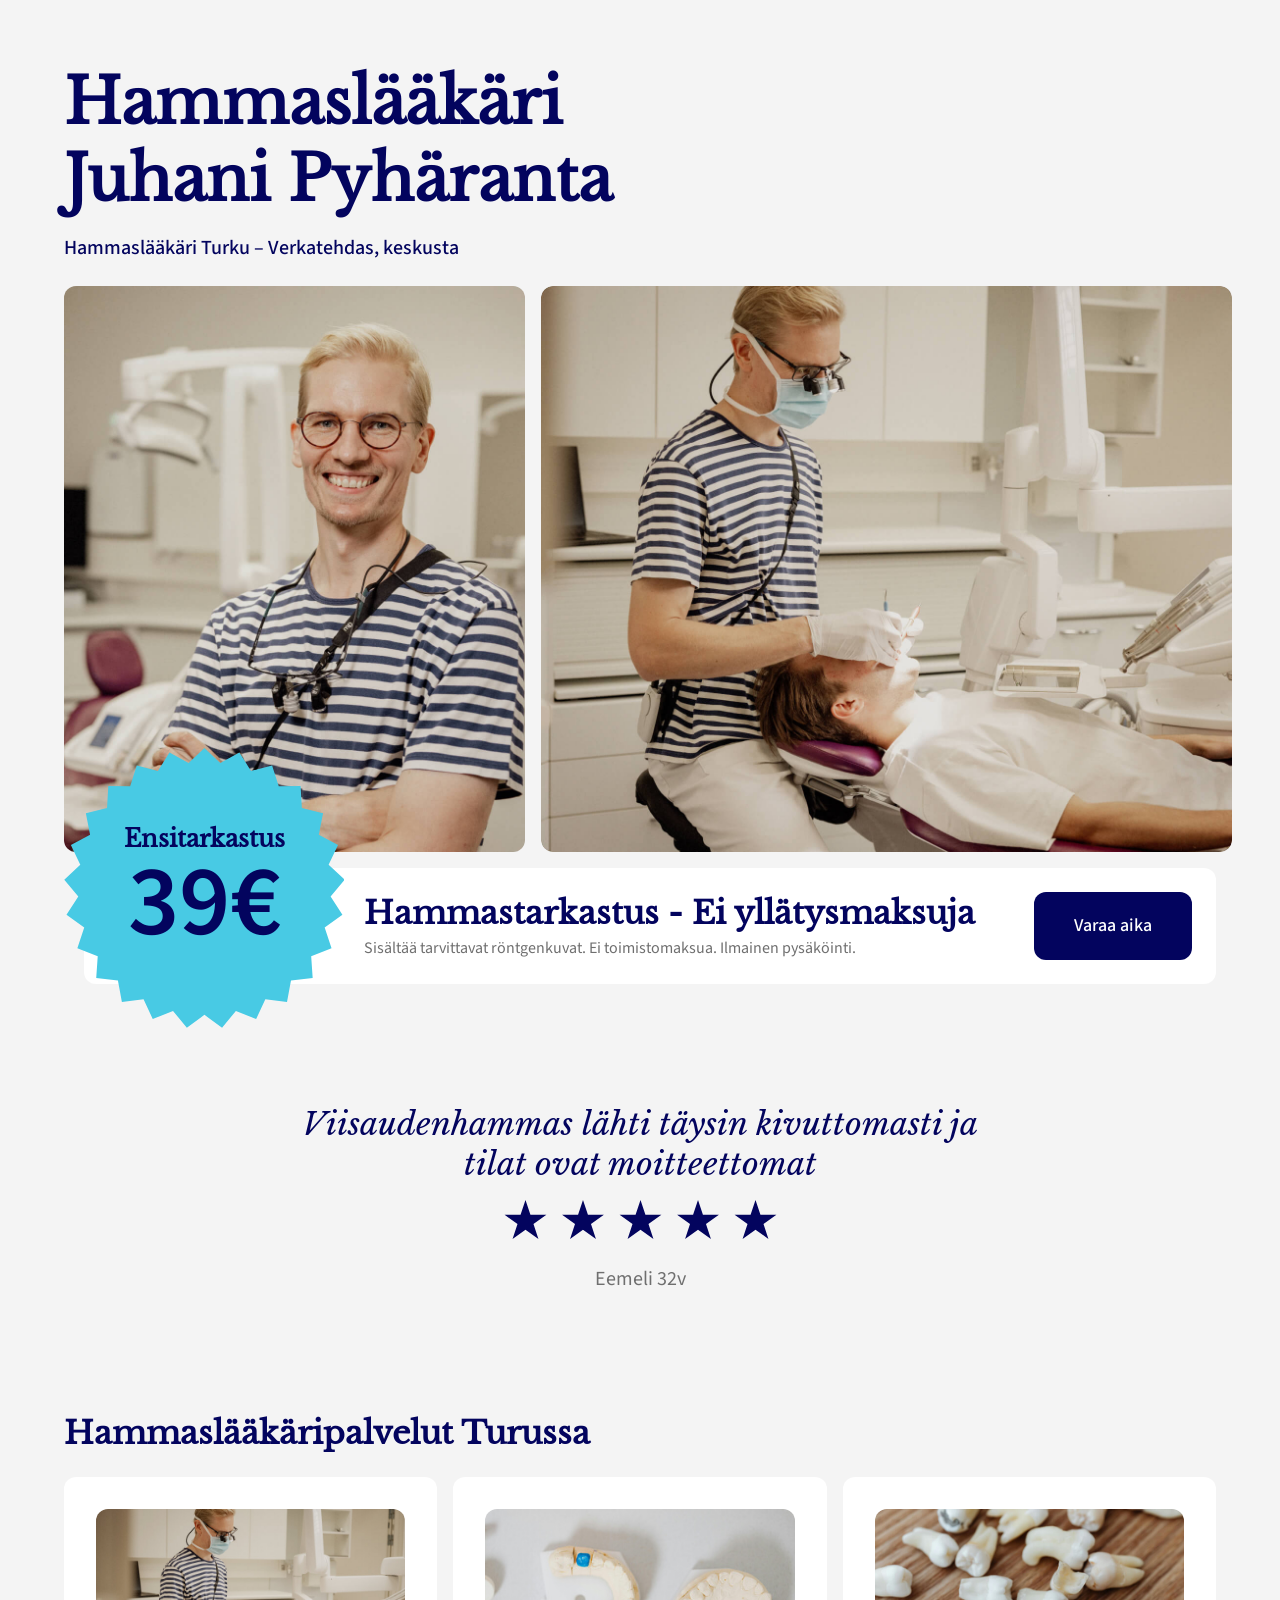
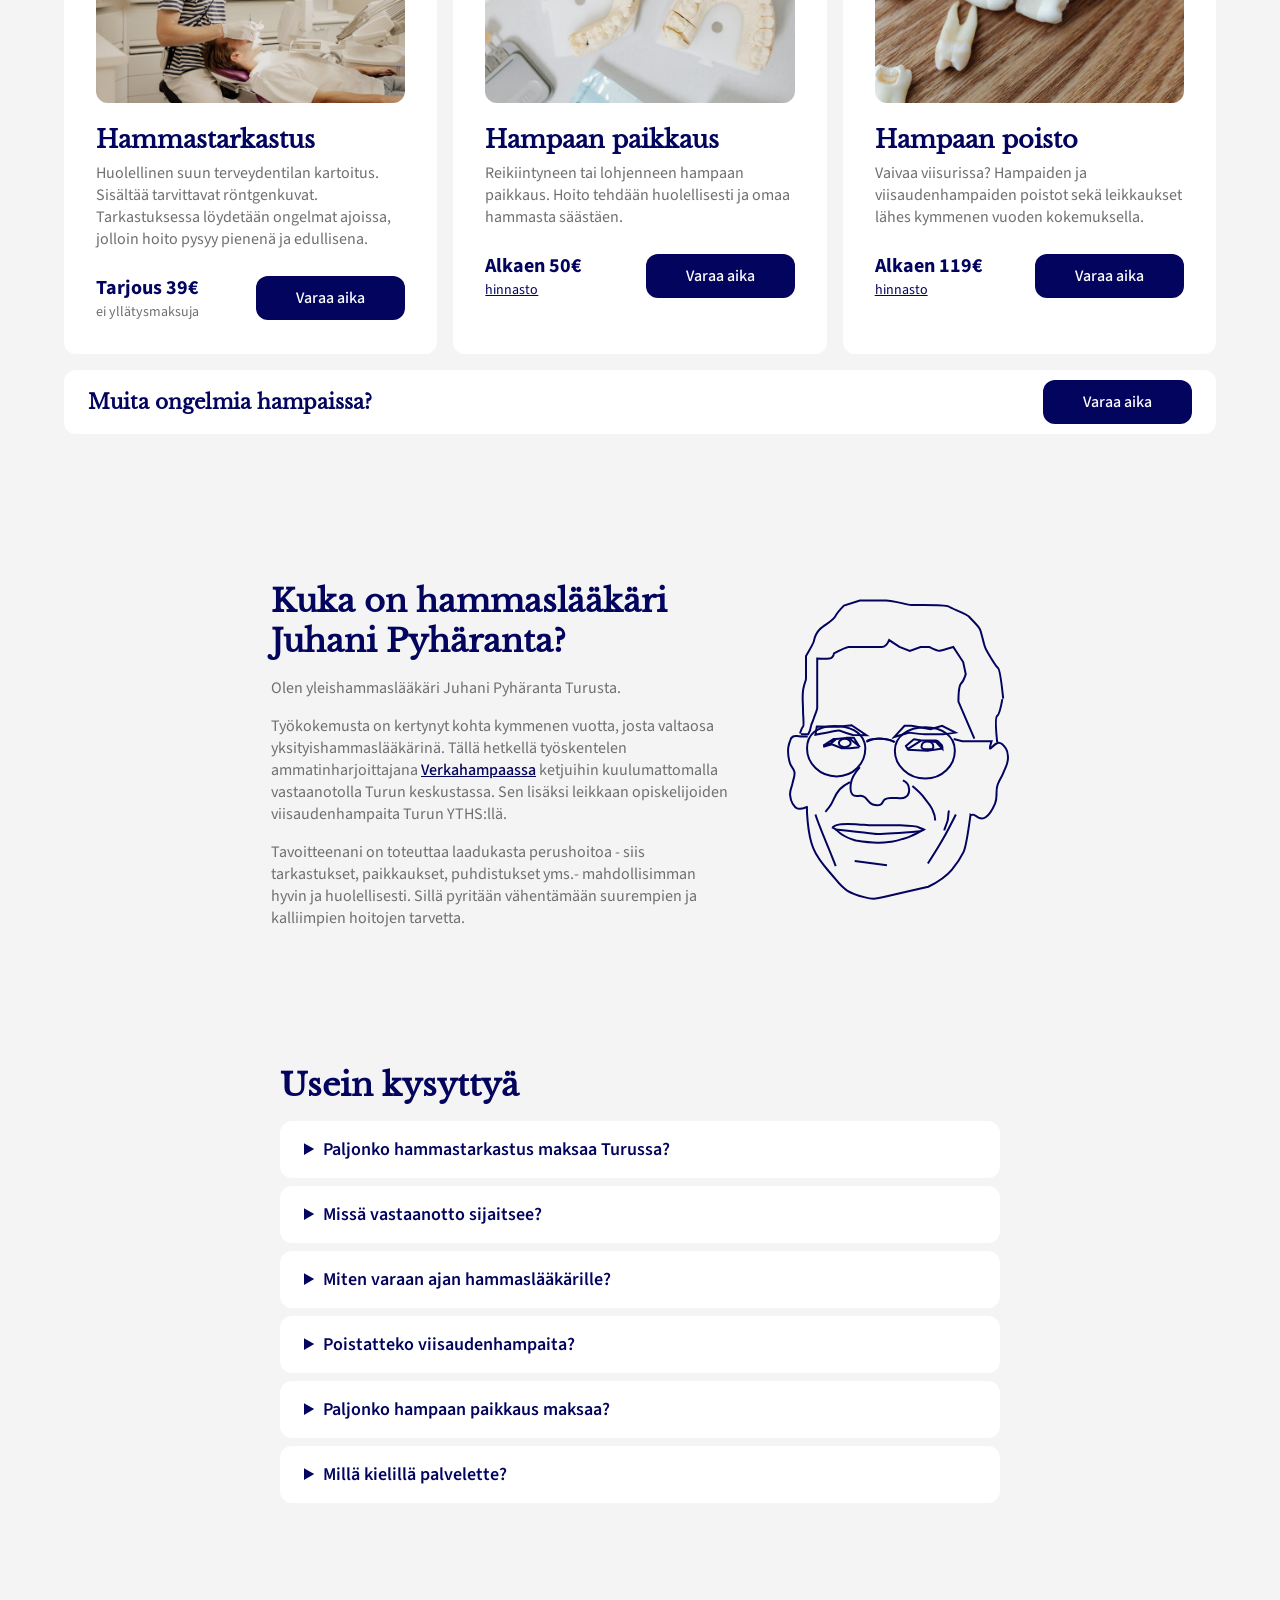
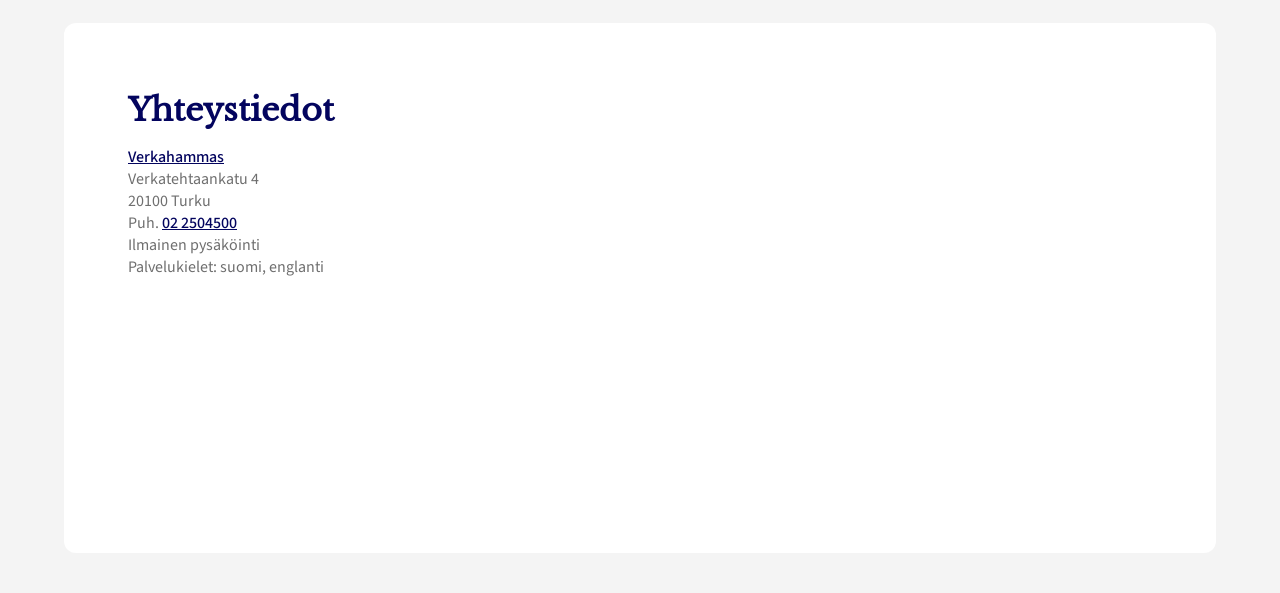
<file: index.html>
<!DOCTYPE html>
<html lang="fi">
<head>
  <meta charset="utf-8">
  <meta name="viewport" content="width=device-width, initial-scale=1">
  <title>Hammaslääkäri Juhani Pyhäranta - Turku | Tarkastus 39 €</title>
  <meta name="description" content="Hammaslääkäri Turun keskustassa. Hammastarkastus 39 € sis. röntgenkuvat, ei toimistomaksua, ilmainen pysäköinti. Varaa aika netistä – Juhani Pyhäranta.">
  <meta name="robots" content="index, follow, max-image-preview:large">
  <link rel="canonical" href="https://xn--hammaslkripyhranta-rtbabf.fi/">
  <meta name="geo.region" content="FI-19">
  <meta name="geo.placename" content="Turku">
  <meta name="geo.position" content="60.45723;22.27317">
  <meta property="og:site_name" content="Hammaslääkäri Juhani Pyhäranta">
  <meta property="og:type" content="website">
  <meta property="og:locale" content="fi_FI">
  <meta property="og:url" content="https://xn--hammaslkripyhranta-rtbabf.fi/">
  <meta property="og:title" content="Hammaslääkäri Turku – Juhani Pyhäranta">
  <meta property="og:description" content="Hammastarkastus 39 € Turun keskustassa. Sisältää röntgenkuvat, ei toimistomaksua, ilmainen pysäköinti.">
  <meta property="og:image" content="https://xn--hammaslkripyhranta-rtbabf.fi/img/img1.jpg">
  <meta name="twitter:card" content="summary_large_image">
  <link rel="stylesheet" href="styles.css">
  <link rel="icon" href="favicon.ico">
  <script type="application/ld+json">
    {
      "@context": "https://schema.org",
      "@graph": [
        {
          "@type": "Dentist",
          "@id": "https://xn--hammaslkripyhranta-rtbabf.fi/#dentist",
          "name": "Hammaslääkäri Juhani Pyhäranta",
          "description": "Yleishammaslääkäri Turun keskustassa Verkahampaan vastaanotolla. Hammastarkastukset, paikkaukset ja hampaiden poistot.",
          "url": "https://xn--hammaslkripyhranta-rtbabf.fi/",
          "image": "https://xn--hammaslkripyhranta-rtbabf.fi/img/img1.jpg",
          "telephone": "+35822504500",
          "address": {
            "@type": "PostalAddress",
            "streetAddress": "Verkatehtaankatu 4",
            "postalCode": "20100",
            "addressLocality": "Turku",
            "addressCountry": "FI"
          },
          "geo": {
            "@type": "GeoCoordinates",
            "latitude": 60.45723,
            "longitude": 22.27317
          },
          "hasMap": "https://maps.google.com/?cid=11077517068757905937",
          "areaServed": { "@type": "City", "name": "Turku" },
          "priceRange": "39 € – €€",
          "currenciesAccepted": "EUR",
          "sameAs": ["https://maps.google.com/?cid=11077517068757905937", "https://maps.app.goo.gl/bywShdY63HXektpo9", "https://www.verkahammas.fi/"],
          "availableLanguage": [{ "@type": "Language", "name": "Finnish", "alternateName": "fi" }, { "@type": "Language", "name": "English", "alternateName": "en" }],
          "employee": { "@id": "https://xn--hammaslkripyhranta-rtbabf.fi/#juhani" },
          "potentialAction": {
            "@type": "ReserveAction",
            "target": "https://nettiaika.fi/verkahovi#/"
          },
          "hasOfferCatalog": {
            "@type": "OfferCatalog",
            "name": "Hammaslääkärin palvelut Turussa",
            "itemListElement": [
              {
                "@type": "Offer",
                "itemOffered": { "@type": "Service", "name": "Hammastarkastus", "description": "Suun terveydentilan kartoitus, sisältää tarvittavat röntgenkuvat." },
                "price": "39",
                "priceCurrency": "EUR"
              },
              {
                "@type": "Offer",
                "itemOffered": { "@type": "Service", "name": "Hampaan paikkaus" },
                "priceSpecification": { "@type": "PriceSpecification", "minPrice": "50", "priceCurrency": "EUR" }
              },
              {
                "@type": "Offer",
                "itemOffered": { "@type": "Service", "name": "Hampaan poisto ja viisaudenhampaan leikkaus" },
                "priceSpecification": { "@type": "PriceSpecification", "minPrice": "119", "priceCurrency": "EUR" }
              }
            ]
          }
        },
        {
          "@type": "Person",
          "@id": "https://xn--hammaslkripyhranta-rtbabf.fi/#juhani",
          "name": "Juhani Pyhäranta",
          "jobTitle": "Yleishammaslääkäri",
          "worksFor": { "@id": "https://xn--hammaslkripyhranta-rtbabf.fi/#dentist" },
          "workLocation": { "@id": "https://xn--hammaslkripyhranta-rtbabf.fi/#dentist" },
          "knowsLanguage": ["fi", "en"],
          "knowsAbout": ["Hammastarkastus", "Hampaan paikkaus", "Viisaudenhampaan poisto", "Suukirurgia"]
        },
        {
          "@type": "WebSite",
          "@id": "https://xn--hammaslkripyhranta-rtbabf.fi/#website",
          "name": "Hammaslääkäri Juhani Pyhäranta",
          "url": "https://xn--hammaslkripyhranta-rtbabf.fi/",
          "inLanguage": "fi",
          "publisher": { "@id": "https://xn--hammaslkripyhranta-rtbabf.fi/#dentist" }
        },
        {
          "@type": "FAQPage",
          "mainEntity": [
            {
              "@type": "Question",
              "name": "Paljonko hammastarkastus maksaa Turussa?",
              "acceptedAnswer": { "@type": "Answer", "text": "Hammastarkastus maksaa 39 €. Hintaan sisältyvät tarvittavat röntgenkuvat, eikä erillistä toimistomaksua peritä." }
            },
            {
              "@type": "Question",
              "name": "Missä vastaanotto sijaitsee?",
              "acceptedAnswer": { "@type": "Answer", "text": "Vastaanotto on Verkahampaassa Turun keskustassa osoitteessa Verkatehtaankatu 4, 20100 Turku. Pysäköinti on ilmainen." }
            },
            {
              "@type": "Question",
              "name": "Miten varaan ajan hammaslääkärille?",
              "acceptedAnswer": { "@type": "Answer", "text": "Ajan voi varata netistä osoitteessa nettiaika.fi/verkahovi tai soittamalla numeroon 02 250 4500." }
            },
            {
              "@type": "Question",
              "name": "Poistatteko viisaudenhampaita?",
              "acceptedAnswer": { "@type": "Answer", "text": "Kyllä. Teen hampaiden ja viisaudenhampaiden poistoja sekä leikkauksia lähes kymmenen vuoden kokemuksella. Poistot alkaen 119 €." }
            },
            {
              "@type": "Question",
              "name": "Paljonko hampaan paikkaus maksaa?",
              "acceptedAnswer": { "@type": "Answer", "text": "Hampaan paikkaus alkaen 50 €. Tarkemmat hinnat löytyvät Verkahampaan hinnastosta." }
            },
            {
              "@type": "Question",
              "name": "Millä kielillä palvelette?",
              "acceptedAnswer": { "@type": "Answer", "text": "Palvelen suomeksi ja englanniksi. I also treat patients in English." }
            }
          ]
        }
      ]
    }
  </script>
  <!-- Google Tag Manager -->
  <script>(function(w,d,s,l,i){w[l]=w[l]||[];w[l].push({'gtm.start':
  new Date().getTime(),event:'gtm.js'});var f=d.getElementsByTagName(s)[0],
  j=d.createElement(s),dl=l!='dataLayer'?'&l='+l:'';j.async=true;j.src=
  'https://www.googletagmanager.com/gtm.js?id='+i+dl;f.parentNode.insertBefore(j,f);
  })(window,document,'script','dataLayer','GTM-MXNSHK7Z');</script>
  <!-- End Google Tag Manager -->
</head>
<body>
  <main class="container">
    <section id="header">
      <h1 class="site-title">Hammaslääkäri <br> Juhani Pyhäranta <span class="subtitle">Hammaslääkäri Turku – Verkatehdas, keskusta</span></h1>
      <div class="header-images">
      <img id="first-image" src="img/img1.jpg" alt="Hammaslääkäri Juhani Pyhäranta Turussa" width="1172" height="1154">
      <img id="second-image" src="img/img2.jpg" alt="Hammastarkastus hammaslääkärin vastaanotolla Turussa" width="1408" height="1154">
      </div>
    </section>
    <section id="main-cta">
      <div class="badge">
        <div class="badge-content">
        <p class="badge-title">Ensitarkastus</p>
        <div class="price">39€</div>
      </div>
      </div>
      <div class="cta-content">
        <div class="text">
          <h2>Hammastarkastus - Ei yllätysmaksuja</h2>
          <p>Sisältää tarvittavat röntgenkuvat. Ei toimistomaksua. Ilmainen pysäköinti.</p>
        </div>
        <div class="button">
          <a class="btn" href="https://nettiaika.fi/verkahovi#/" target="_blank">Varaa aika</a>
      </div>
      </div>
    </section>
    <section id="review">
      <div class="review-content">
        <p class="quote">Viisaudenhammas lähti täysin kivuttomasti ja tilat ovat moitteettomat</p>
        <img src="img/stars.svg" alt="">
        <p class="name">Eemeli 32v</p>
      </div>
    </section>

    <h2 class="section-title">Hammaslääkäripalvelut Turussa</h2>
    <section id="services">
      <div class="service">
        <img src="img/tarkastus.jpg" alt="Hammastarkastus Turussa" width="736" height="460" loading="lazy">
        <h3>Hammastarkastus</h3>
        <p>Huolellinen suun terveydentilan kartoitus. Sisältää tarvittavat röntgenkuvat. Tarkastuksessa löydetään ongelmat ajoissa, jolloin hoito pysyy pienenä ja edullisena.</p>
        <div class="cta-container">
          <div class="price">
            <h4>Tarjous 39€</h4>
            <p class="small">ei yllätysmaksuja</p>
          </div>
          <a href="https://nettiaika.fi/verkahovi#/" target="_blank" class="btn small">Varaa aika</a>
        </div>
      </div>
      <div class="service">
        <img src="img/hampaanpaikkaus.jpg" alt="Hampaan paikkaus hammaslääkärillä Turussa" width="368" height="230" loading="lazy">
        <h3>Hampaan paikkaus</h3>
        <p>Reikiintyneen tai lohjenneen hampaan paikkaus. Hoito tehdään huolellisesti ja omaa hammasta säästäen.</p>
        <div class="cta-container">
          <div class="price">
            <h4>Alkaen 50€</h4>
            <p class="small"><a href="https://www.verkahammas.fi/hinnasto" target="_blank">hinnasto</a></p>
          </div>
          <a href="https://nettiaika.fi/verkahovi#/" target="_blank" class="btn small">Varaa aika</a>
        </div>
      </div>
      <div class="service">
        <img src="img/viisaudenhampaanpoisto.jpg" alt="Viisaudenhampaan poisto Turku" width="736" height="460" loading="lazy">
        <h3>Hampaan poisto</h3>
        <p>Vaivaa viisurissa? Hampaiden ja viisaudenhampaiden poistot sekä leikkaukset lähes kymmenen vuoden kokemuksella.</p>
        <div class="cta-container">
          <div class="price">
            <h4>Alkaen 119€</h4>
            <p class="small"><a href="https://www.verkahammas.fi/hinnasto" target="_blank">hinnasto</a></p>
          </div>
          <a href="https://nettiaika.fi/verkahovi#/" target="_blank" class="btn small">Varaa aika</a>
        </div>
      </div>
    </section>
    <section class="other-cta">
      <h2>Muita ongelmia hampaissa?</h2>
      <a href="https://nettiaika.fi/verkahovi#/" target="_blank" class="btn small">Varaa aika</a>
    </section>
    <section id="about">
      <div class="text">
        <h2>Kuka on hammaslääkäri Juhani Pyhäranta?</h2>
        <p>Olen yleishammaslääkäri Juhani Pyhäranta Turusta.</p>
          <p>Työkokemusta on kertynyt kohta kymmenen vuotta, josta valtaosa yksityishammaslääkärinä.
            Tällä hetkellä työskentelen ammatinharjoittajana <a href="https://www.verkahammas.fi/" target="_blank">Verkahampaassa</a> ketjuihin kuulumattomalla vastaanotolla Turun keskustassa.
            Sen lisäksi leikkaan opiskelijoiden viisaudenhampaita Turun YTHS:llä.
          </p>
          <p>
          Tavoitteenani on toteuttaa laadukasta perushoitoa - siis tarkastukset, paikkaukset, puhdistukset yms.-  mahdollisimman hyvin ja huolellisesti.
          Sillä pyritään vähentämään suurempien ja kalliimpien hoitojen tarvetta.
          </p>
      </div>
        <img src="img/juhanisketch.svg" alt="Piirros hammaslääkäri Juhani Pyhärannasta" loading="lazy">
    </section>

    <section id="ukk">
      <h2>Usein kysyttyä</h2>
      <details>
        <summary>Paljonko hammastarkastus maksaa Turussa?</summary>
        <p>Hammastarkastus maksaa 39 €. Hintaan sisältyvät tarvittavat röntgenkuvat, eikä erillistä toimistomaksua peritä.</p>
      </details>
      <details>
        <summary>Missä vastaanotto sijaitsee?</summary>
        <p>Vastaanotto on Verkahampaassa Turun keskustassa osoitteessa Verkatehtaankatu 4, 20100 Turku. Pysäköinti on ilmainen.</p>
      </details>
      <details>
        <summary>Miten varaan ajan hammaslääkärille?</summary>
        <p>Ajan voi varata netistä osoitteessa <a href="https://nettiaika.fi/verkahovi#/" target="_blank">nettiaika.fi/verkahovi</a> tai soittamalla numeroon <a href="tel:+35822504500">02 250 4500</a>.</p>
      </details>
      <details>
        <summary>Poistatteko viisaudenhampaita?</summary>
        <p>Kyllä. Teen hampaiden ja viisaudenhampaiden poistoja sekä leikkauksia lähes kymmenen vuoden kokemuksella. Poistot alkaen 119 €.</p>
      </details>
      <details>
        <summary>Paljonko hampaan paikkaus maksaa?</summary>
        <p>Hampaan paikkaus alkaen 50 €. Tarkemmat hinnat löytyvät <a href="https://www.verkahammas.fi/hinnasto" target="_blank">Verkahampaan hinnastosta</a>.</p>
      </details>
      <details>
        <summary>Millä kielillä palvelette?</summary>
        <p>Palvelen suomeksi ja englanniksi. <span lang="en">I also treat patients in English.</span></p>
      </details>
    </section>

    <section id="contact">
      <div class="text">
        <h2>Yhteystiedot</h2>
        <address>
          <a href="https://www.verkahammas.fi/" target="_blank">Verkahammas</a>  <br>
          Verkatehtaankatu 4 <br>
          20100 Turku
          <br>
          Puh. <a href="tel:+35822504500">02 2504500</a>
          <br>
          Ilmainen pysäköinti
          <br>
          Palvelukielet: suomi, englanti
        </address>
      </div>
      <iframe title="Kartta: Verkahammas, Verkatehtaankatu 4, Turku" src="https://www.google.com/maps/embed?pb=!1m18!1m12!1m3!1d1967.2717263641919!2d22.27058971345793!3d60.45723752012769!2m3!1f0!2f0!3f0!3m2!1i1024!2i768!4f13.1!3m3!1m2!1s0x468c7655add40001%3A0x99bb3f1534a43211!2zSGFtbWFzbMOkw6Rrw6RyaSBKdWhhbmkgUHlow6RyYW50YQ!5e0!3m2!1sen!2sfi!4v1734618705255!5m2!1sen!2sfi" width="600" height="450" style="border:0;" allowfullscreen="" loading="lazy" referrerpolicy="no-referrer-when-downgrade"></iframe>
    </section>
  </main>
</body>
<!-- Google Tag Manager (noscript) -->
<noscript><iframe src="https://www.googletagmanager.com/ns.html?id=GTM-MXNSHK7Z"
height="0" width="0" style="display:none;visibility:hidden"></iframe></noscript>
<!-- End Google Tag Manager (noscript) -->

</html>
</file>
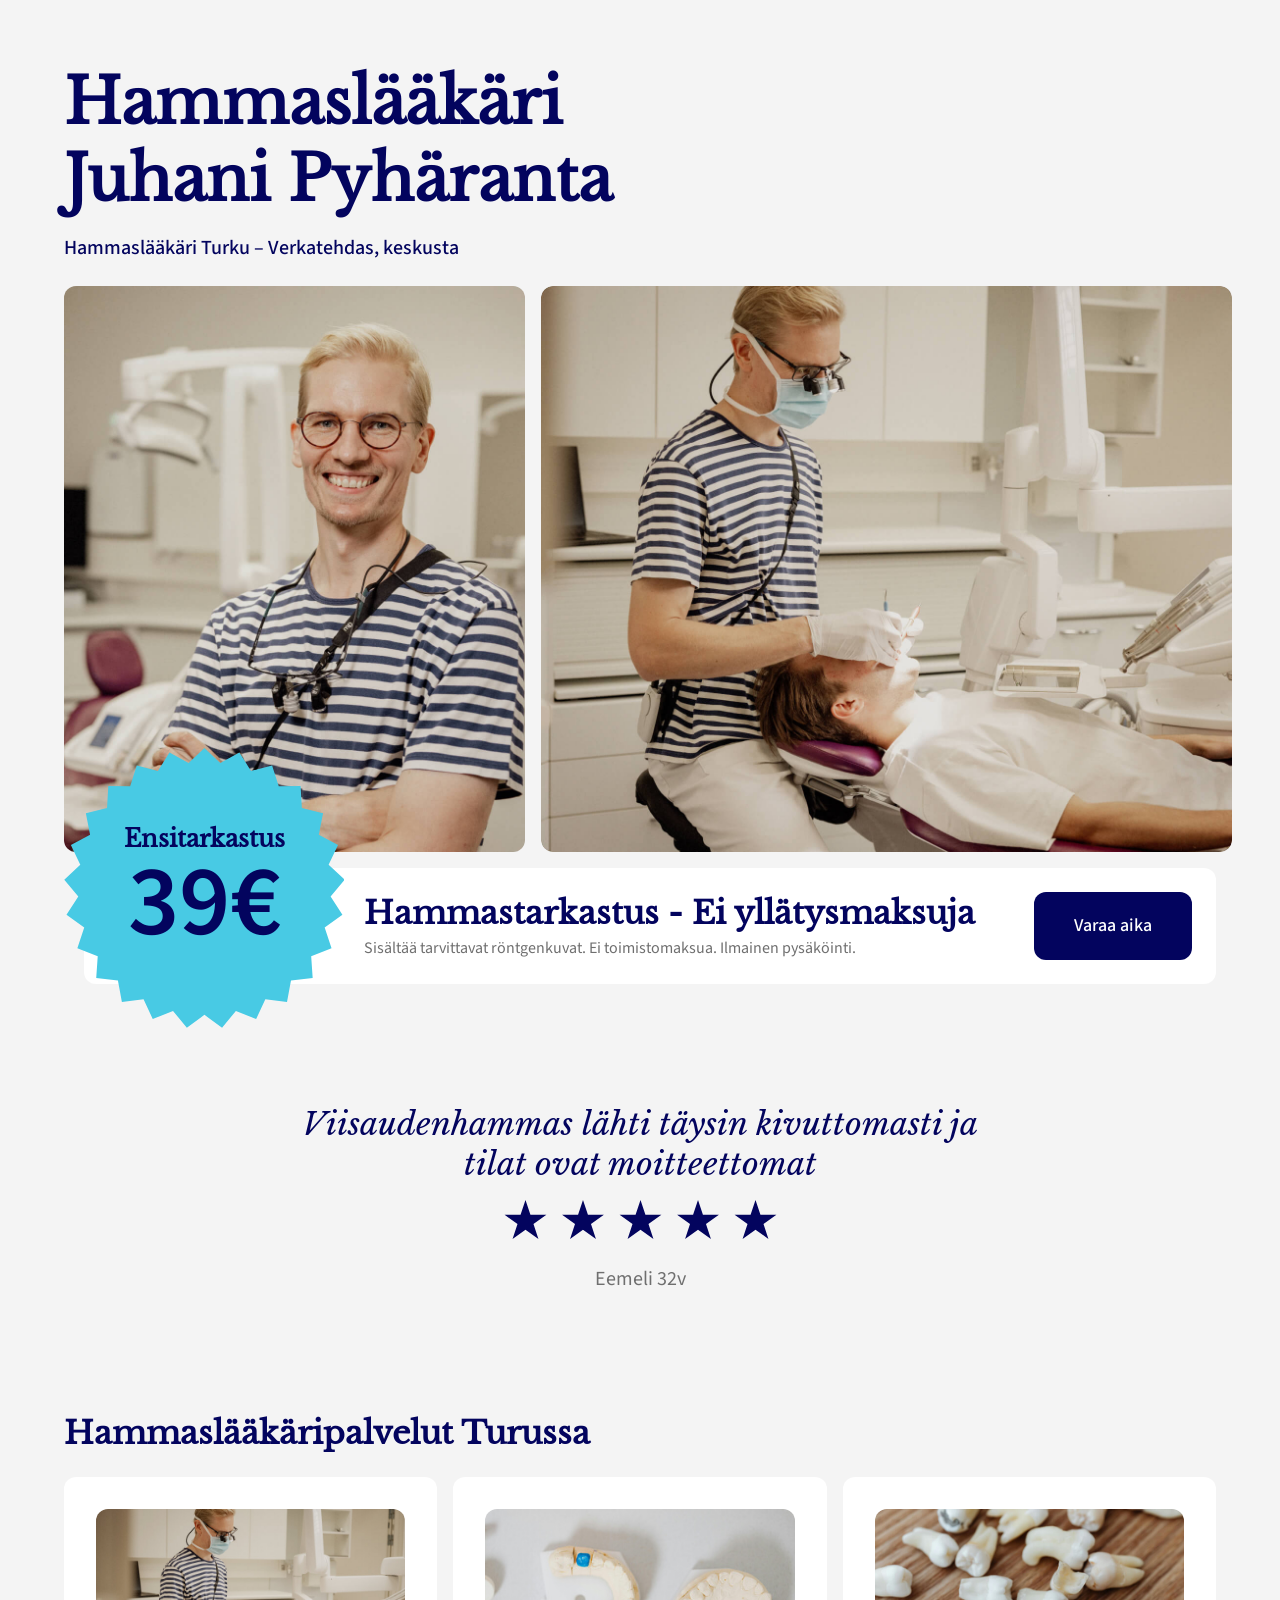
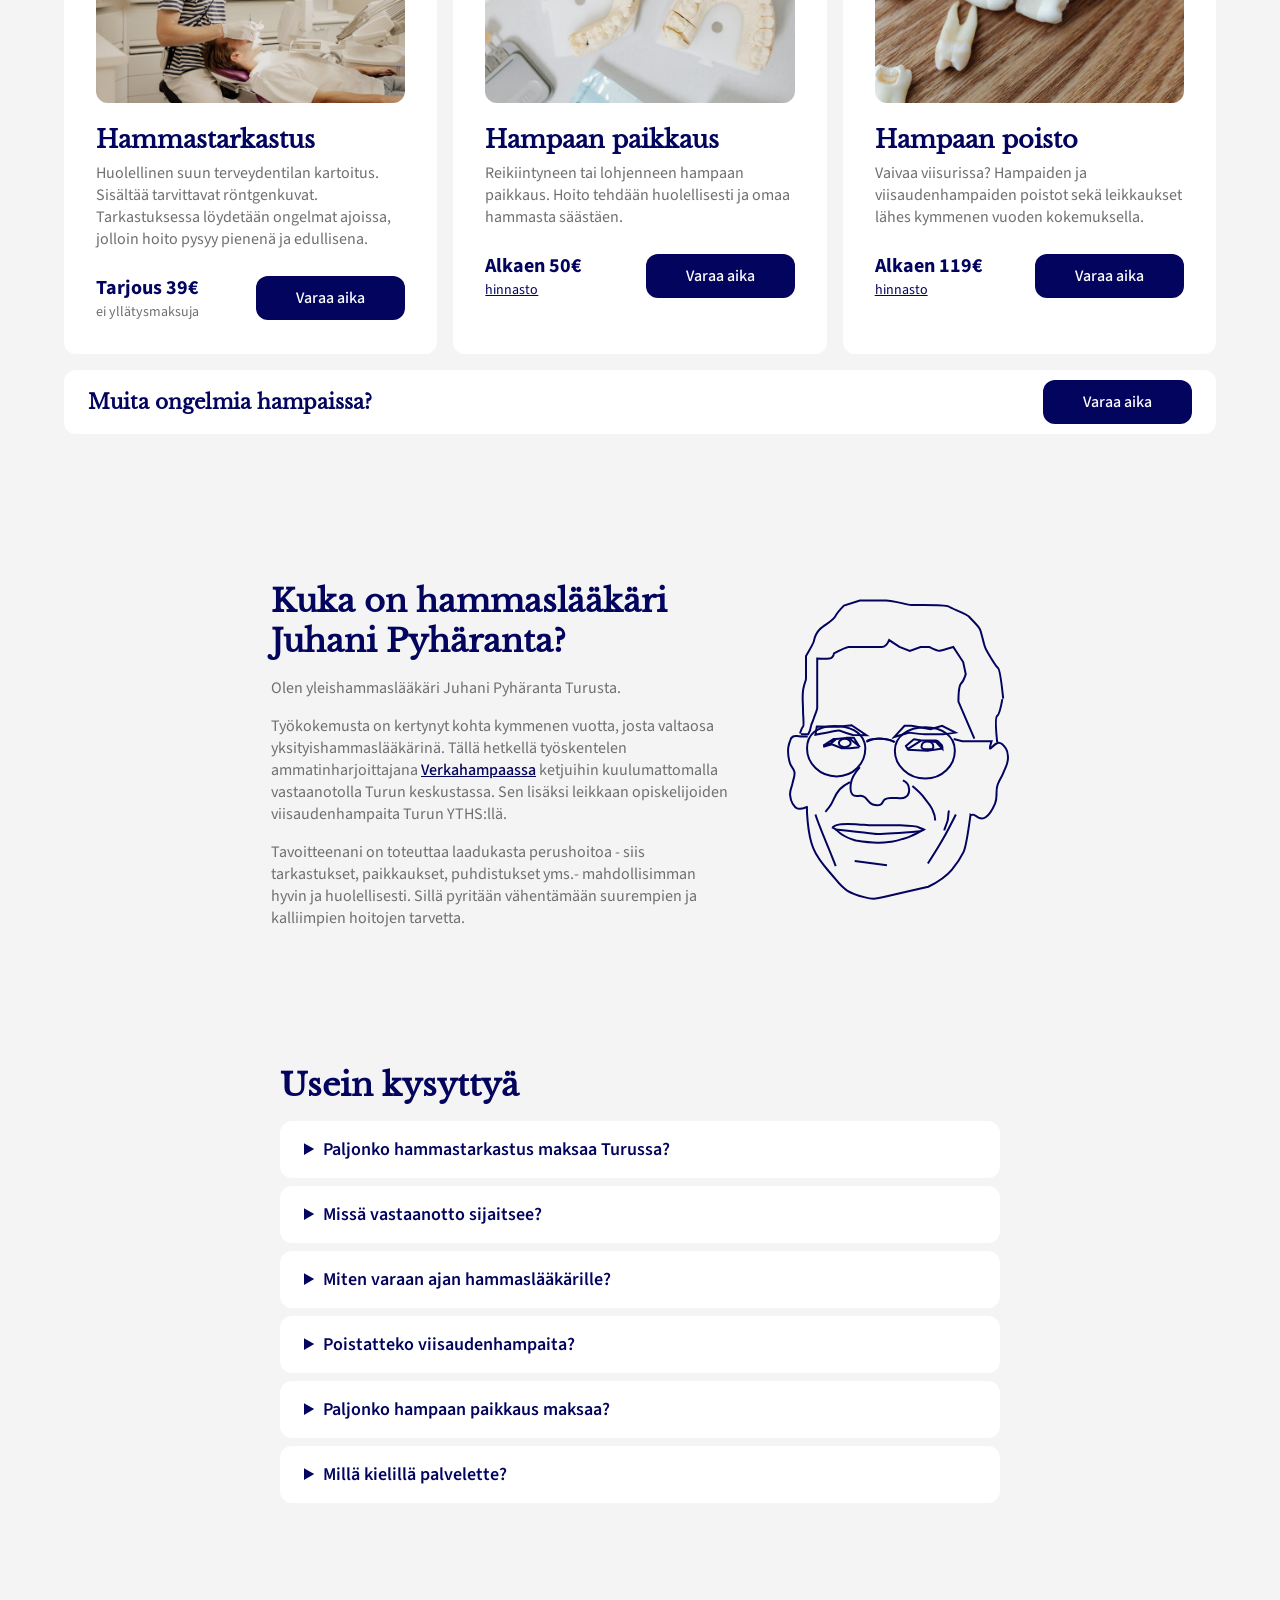
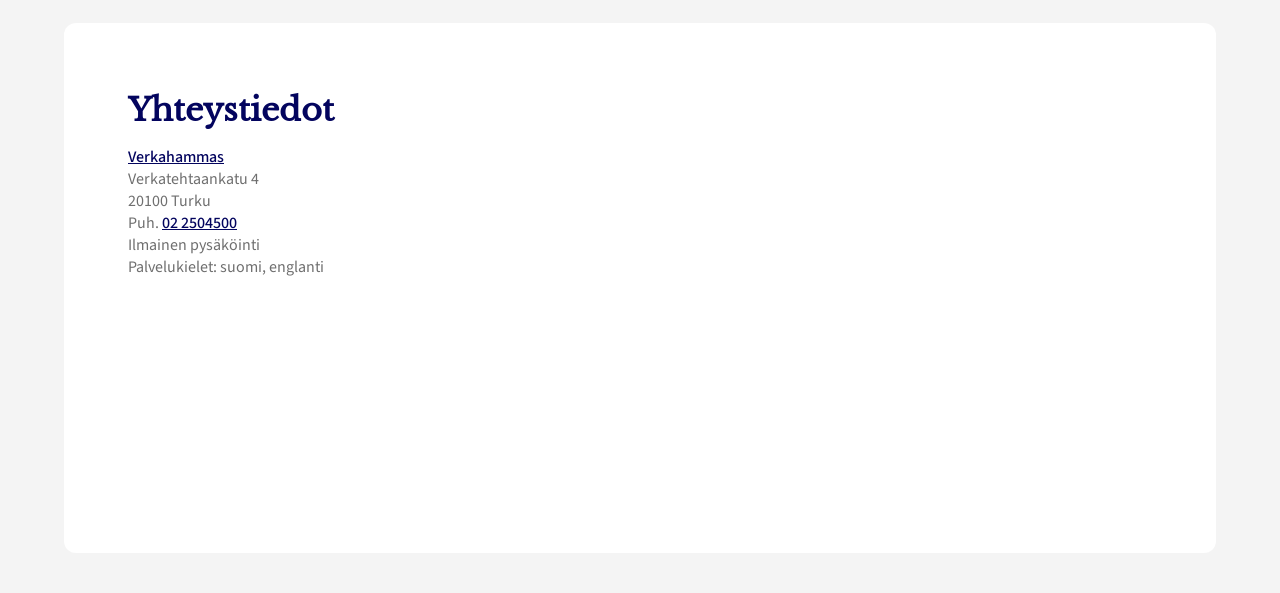
<file: susanna/index.html>
<!doctype html>
<html lang="fi">
<head>
  <meta charset="utf-8">
  <meta name="robots" content="noindex">
  <title>Ohjataan…</title>
  <meta http-equiv="refresh" content="0; url=/?utm_source=instagram&amp;utm_medium=influencer&amp;utm_campaign=susanna_oct26">
  <script>
    location.replace("/?utm_source=instagram&utm_medium=influencer&utm_campaign=susanna_oct26");
  </script>
</head>
<body>
  <a href="/?utm_source=instagram&utm_medium=influencer&utm_campaign=susanna_oct26">Jatka sivustolle</a>
</body>
</html>
</file>
<file: styles.css>
html {
    text-rendering: optimizeLegibility !important;
    -webkit-font-smoothing: antialiased !important;
}
@font-face {
    font-family: 'LibreBaskerville';
    src: url('fonts/LibreBaskerville-Regular.ttf') format('truetype');
    font-weight: 400;
    font-style: normal;
}

@font-face {
    font-family: 'LibreBaskerville';
    src: url('fonts/LibreBaskerville-Italic.ttf') format('truetype');
    font-weight: 400;
    font-style: italic;
}

@font-face {
    font-family: 'Source Sans 3';
    src: url('fonts/SourceSans3-VariableFont_wght.ttf') format('truetype');
    font-weight: 400 700;
    font-style: normal;
}

body {
  font-family: 'Source Sans 3', sans-serif;
  margin: 0;
  padding: 0;
  background-color: #f4f4f4;
  color: #333;
  font-size: 16px;
  box-sizing: border-box;
  padding-left: 64px;
  padding-right: 64px;
  position: relative;
}

h1, h2, h3 {
  font-family: 'LibreBaskerville', serif;
  color: #03045E;
  font-weight: 600;
}



a {
    color: #03045E;
    font-weight: 500;
}



h1 {
    font-size: 62px;
}

h2 {
    font-size: 32px;
    margin-bottom: 16px;
}

h3 {
    font-size: 24px;
}   

h4 {
    font-size: 20px;
    margin-bottom: 0;
    color: #03045E;
    margin-top: 0;
}

.quote {
    font-style: italic;
    font-weight: 400;
}

p.small {   
    font-size: 14px;
}


.container {
    max-width: 1440px;
    width: 100%;
    margin-left: auto;
    margin-right: auto;

    margin-top: 64px;
}
.site-title {
    margin-bottom: 24px;
}

#header {
    position: relative;
    width: 100%;
    margin-bottom: 0;
}
.header-images {
    display: flex;
    justify-content: space-between;
    flex-direction: row;
    width: 100%;
    position: relative;
    gap: 16px;
}
.header-images img {
    width: 40%;
    height: auto;
    object-fit: cover;
    border-radius: 12px;
}

#second-image {
    /* Add specific styles for the second image */
width: 60%;
}

.btn {
    display: inline-block;
    padding: 24px 40px;
    background-color: #03045E;
    color: #fff;
    text-decoration: none;
    border-radius: 12px;
    font-size: 18px;
    line-height: 20px;

}

.btn.small {
    font-size: 16px;
    padding-top: 12px;
    padding-bottom: 12px;
}

.cta-content {
    display: flex;
    justify-content: space-between;
    align-items: center;
    padding: 24px;
    padding-left: 40px;
}

.cta-content h2 {
    margin-top: 0;
    margin-bottom: 4px;
}
.cta-content p {
    margin-bottom: 0;
}

p {
    margin-top: 0;
    color: #6F6F6F;
}

section {
    position: relative;
    margin-bottom: 120px;
}



#main-cta {
    margin-top: 16px;
    background-color: white;
    border-radius: 12px;
    padding-left: 240px;
    margin-left: 20px;
}

.badge {
    top: -120px;
    left: -20px;
    position: absolute;
    display: flex; /* Change to flex */
    justify-content: center; /* Center horizontally */
    align-items: center; /* Center vertically */
    background-image: url('img/star.svg');
    background-size: cover;
    height: 280px;
    width: 280px;
}

.badge-content {
    position: relative;
    display: flex;
    height: 100%;
    width: 100%;
    align-items: center;
    justify-content: center; /* Center content */
    flex-direction: column;
    color: #03045E;
}


.badge .price {
    font-size: 100px;
    line-height: 100px;
    font-weight: 600;
}

.badge-title {
    margin: 0;
    font-family: 'LibreBaskerville', serif;
    color: #03045E;
    font-size: 24px;
    font-weight: 600;
}

.site-title .subtitle {
    display: block;
    font-family: 'Source Sans 3', sans-serif;
    font-size: 20px;
    font-weight: 500;
    margin-top: 16px;
}

.intro {
    max-width: 720px;
    font-size: 18px;
    margin-bottom: 40px;
}

p.quote {
    font-family: 'LibreBaskerville', serif;
    color: #03045E;
    font-size: 32px;
    margin-bottom: 16px;
}

.section-title {
    margin-bottom: 24px;
}

#ukk {
    max-width: 720px;
    margin-left: auto;
    margin-right: auto;
}

#ukk details {
    background-color: white;
    border-radius: 12px;
    padding: 16px 24px;
    margin-bottom: 8px;
}

#ukk summary {
    cursor: pointer;
    font-size: 18px;
    font-weight: 600;
    color: #03045E;
}

#ukk details p {
    margin-top: 12px;
    margin-bottom: 0;
}

#contact address {
    font-style: normal;
    color: #6F6F6F;
    margin-bottom: 16px;
}


.review-content {
    text-align: center;
    max-width: 720px;
    margin: 0 auto;
}


.review-content .name {
    font-size: 20px;
    font-weight: 300;
    margin-top: 16px;
}

#services {
    display: flex;
    justify-content: space-between;
    gap: 16px;
}

.service {
    flex: 1;
    background-color: white;
    border-radius: 12px;
    padding: 32px;
}

.service img {
    width: 100%;
    height: auto;
    border-radius: 12px;
}

.service h3 {
    margin-top: 16px;
    font-size: 24px;
    margin-bottom: 8px;
}

.service p {
    margin-top: 0px;
    margin-bottom: 0;
}

.service .price a {
    font-weight: 400;
}

.cta-container {
    display: flex;
    flex-direction: row;
    align-items: center;
    justify-content: space-between;
    margin-top: 24px;
}


#about {
    display: flex;
    gap: 16px;
    align-items: center;
    justify-content: center;
    margin-left: auto;
    margin-right: auto;
}

#about img {
    height: auto;
    border-radius: 12px;
    margin-left: 40px;
}
#about .text {
    max-width: 460px;
}

#contact iframe{
    filter: grayscale(100%);
    width: 100%;

}

#contact .text {
    min-width: 40%;
}
#contact {
    background-color: white;
    color: white;
    padding-left: 64px;
    padding-right: 24px;
    padding-top: 40px;
    padding-bottom: 40px;
    border-radius: 12px;
    margin-bottom: 40px;
    display: flex;
    overflow: hidden;
}

#services {
    margin-bottom: 16px;
}
.other-cta {
    padding: 4px 24px;
    display: flex;
    justify-content: space-between;
    gap: 16px;
    align-items: center;
    margin-top: 0px;
    border-radius: 12px;
    background-color: white;
}

.other-cta h2 {
    font-size: 20px;
}


@media (max-width: 1200px) {

    section {
        margin-bottom: 80px;
    }
    .container {
        margin-top: 32px;
    }
    #services {
        flex-direction: column;
    }
  

    #main-cta {
        padding-left: 180px;
    }

    .site-title {
        margin-bottom: 16px;;
    }

    .service {
        margin-bottom: 16px;
    }

    body {
        padding-left: 16px;
        padding-right: 16px;
    }
    h1 {
        font-size: 32px;
    }
    h2 {
        font-size: 24px;
    }

    .btn {
        font-size: 16px;
        padding: 16px 40px;
    }
  
    .badge {
        top: -120px;
        left: 0px;
        height: 200px;
        width: 200px;
    }
    .badge .price {
        font-size: 80px;
        line-height: 80px;
    }
    .badge .badge-title {
        font-size: 16px;
    }
    .site-title .subtitle {
        font-size: 16px;
        margin-top: 8px;
    }
    p.quote {
        font-size: 24px;
    }

    .service {
        padding: 24px;;
    }
}

@media (max-width: 764px) {
    #about {
        flex-direction: column;
    }
    #about img {
        order: 1;
        margin-left: 0;
        width: 140px;
    }

    #about .text {
        order: 2;
    }

    #first-image {
        width: 100%;
    }
    #second-image {
        display: none;

    }
    #main-cta {
        padding: 0;
        margin-left: 0;
    }
    .cta-content {
        padding: 24px;
        flex-direction: column;
        align-items: baseline;
    }
    .cta-content .text {
        margin-bottom: 16px;
    }
    .badge {
        top: -180px;
        left: -16px;
    }
    #contact {
        flex-direction: column;
        padding: 24px;
    }
}
</file>
